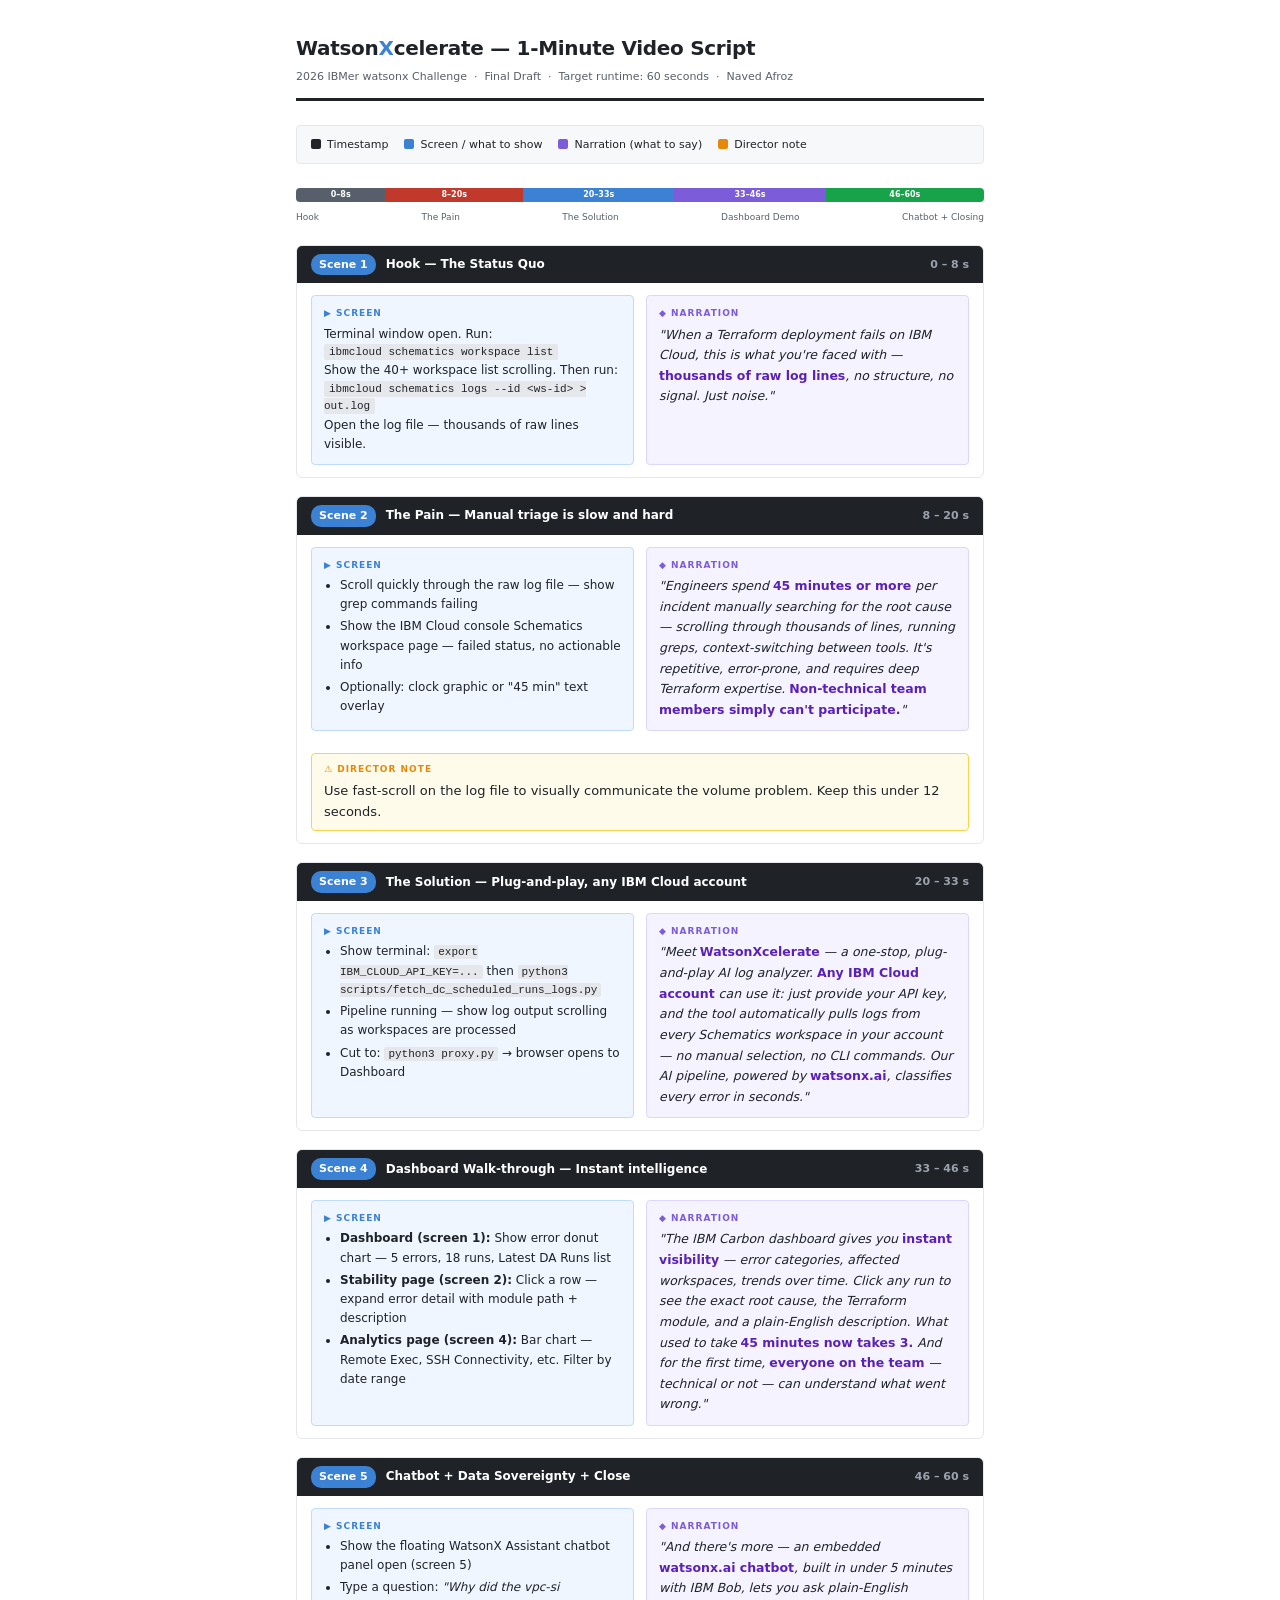
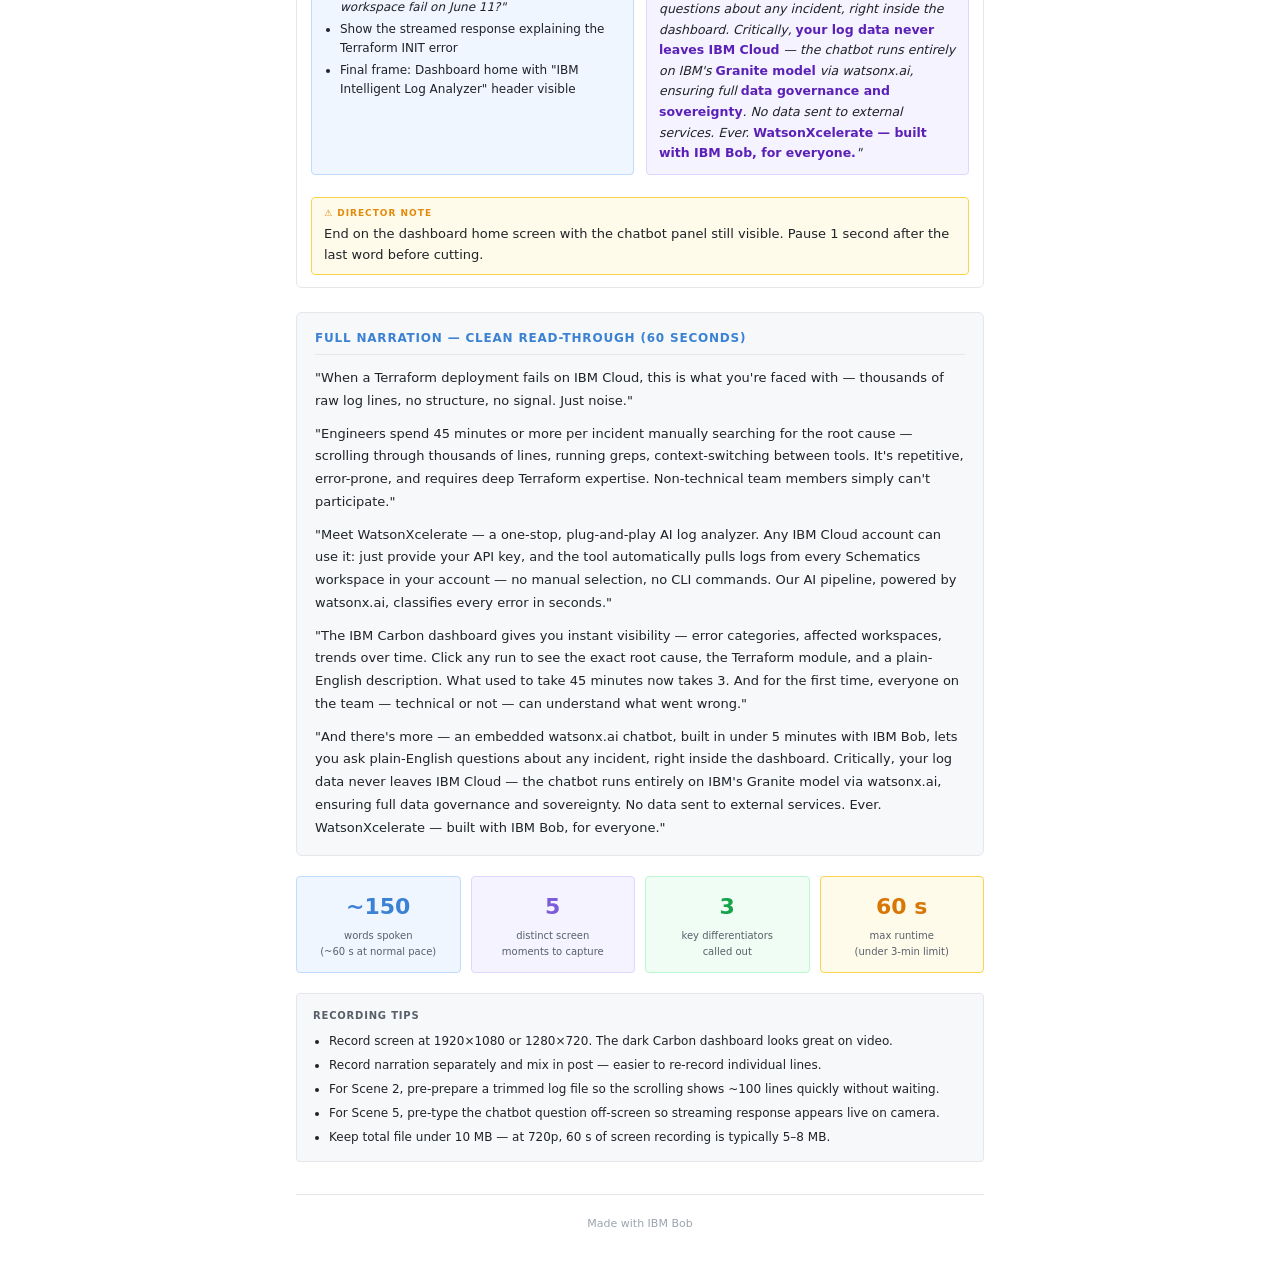
<file: doc/watsonxcelerate-1-minute-video-script.html>
<html lang="en">
<head>
<meta charset="UTF-8" />
<title>Video Script — WatsonXcelerate</title>
<style>
  *{box-sizing:border-box;margin:0;padding:0;}
  body{font-family:-apple-system,"Segoe UI",system-ui,sans-serif;font-size:13px;line-height:1.6;color:#1f2328;background:#fff;}
  .wrap{max-width:760px;margin:0 auto;padding:32px 36px 48px;}

  /* title block */
  .doc-title{border-bottom:3px solid #1f2328;padding-bottom:12px;margin-bottom:24px;}
  .doc-title h1{font-size:20px;font-weight:700;color:#1f2328;letter-spacing:-0.3px;}
  .doc-title h1 span{color:#3b82d4;}
  .doc-title .meta{font-size:11px;color:#57606a;margin-top:4px;}

  /* legend */
  .legend{display:flex;gap:16px;flex-wrap:wrap;background:#f7f8fa;border:1px solid #e5e7eb;border-radius:4px;padding:10px 14px;margin-bottom:24px;font-size:11px;}
  .legend-item{display:flex;align-items:center;gap:6px;}
  .dot{width:10px;height:10px;border-radius:2px;flex-shrink:0;}
  .dot-time{background:#1f2328;}
  .dot-screen{background:#3b82d4;}
  .dot-say{background:#7c5cd8;}
  .dot-note{background:#e5890a;}

  /* scene cards */
  .scene{margin-bottom:18px;border:1px solid #e5e7eb;border-radius:6px;overflow:hidden;}
  .scene-header{display:flex;align-items:center;gap:10px;padding:8px 14px;background:#1f2328;}
  .scene-header .scene-num{font-size:11px;font-weight:700;color:#fff;background:#3b82d4;padding:2px 8px;border-radius:10px;}
  .scene-header .scene-title{font-size:12px;font-weight:700;color:#fff;}
  .scene-header .scene-time{margin-left:auto;font-size:11px;color:#9ca3af;font-weight:600;}
  .scene-body{padding:12px 14px;display:grid;grid-template-columns:1fr 1fr;gap:12px;}
  .scene-body.full{grid-template-columns:1fr;}

  .block-label{font-size:9px;font-weight:700;letter-spacing:1px;text-transform:uppercase;margin-bottom:4px;}
  .block-label.screen{color:#3b82d4;}
  .block-label.say{color:#7c5cd8;}
  .block-label.note{color:#e5890a;}

  .screen-block{background:#f0f6ff;border:1px solid #bfdbfe;border-radius:4px;padding:10px 12px;}
  .say-block{background:#f5f3ff;border:1px solid #ddd6fe;border-radius:4px;padding:10px 12px;}
  .note-block{background:#fffbeb;border:1px solid #fcd34d;border-radius:4px;padding:8px 12px;margin-top:10px;}

  .say-block p{font-size:12.5px;color:#1f2328;font-style:italic;line-height:1.65;}
  .say-block strong{font-style:normal;color:#5b21b6;}
  .screen-block p{font-size:12px;color:#1f2328;line-height:1.6;}
  .screen-block ul{padding-left:16px;margin-top:4px;}
  .screen-block ul li{font-size:12px;color:#1f2328;margin-bottom:3px;}

  /* full narration box */
  .full-narration{background:#f7f8fa;border:1px solid #e5e7eb;border-radius:6px;padding:16px 18px;margin-top:24px;}
  .full-narration h2{font-size:12px;font-weight:700;text-transform:uppercase;letter-spacing:0.8px;color:#3b82d4;border-bottom:1px solid #e5e7eb;padding-bottom:6px;margin-bottom:12px;}
  .full-narration p{font-size:13px;line-height:1.75;color:#1f2328;margin-bottom:10px;}
  .full-narration p:last-child{margin-bottom:0;}

  /* timing bar */
  .timing-bar{display:flex;height:14px;border-radius:4px;overflow:hidden;margin:20px 0 8px;}
  .t-seg{height:14px;display:flex;align-items:center;justify-content:center;font-size:8px;font-weight:700;color:#fff;white-space:nowrap;overflow:hidden;}
  .timing-labels{display:flex;font-size:9px;color:#57606a;justify-content:space-between;margin-bottom:20px;}

  /* bob footer */
  .bob-footer{text-align:center;padding:20px 0 0;border-top:1px solid #e5e7eb;margin-top:32px;font-size:11px;color:#9ca3af;}
</style>
</head>
<body>
<div class="wrap">

  <div class="doc-title">
    <h1>Watson<span>X</span>celerate — 1-Minute Video Script</h1>
    <div class="meta">2026 IBMer watsonx Challenge  ·  Final Draft  ·  Target runtime: 60 seconds  ·  Naved Afroz</div>
  </div>

  <div class="legend">
    <div class="legend-item"><div class="dot dot-time"></div> Timestamp</div>
    <div class="legend-item"><div class="dot dot-screen"></div> Screen / what to show</div>
    <div class="legend-item"><div class="dot dot-say"></div> Narration (what to say)</div>
    <div class="legend-item"><div class="dot dot-note"></div> Director note</div>
  </div>

  
  <div class="timing-bar">
    <div class="t-seg" style="width:13%;background:#57606a">0–8s</div>
    <div class="t-seg" style="width:20%;background:#c0392b">8–20s</div>
    <div class="t-seg" style="width:22%;background:#3b82d4">20–33s</div>
    <div class="t-seg" style="width:22%;background:#7c5cd8">33–46s</div>
    <div class="t-seg" style="width:23%;background:#16a34a">46–60s</div>
  </div>
  <div class="timing-labels">
    <span>Hook</span><span>The Pain</span><span>The Solution</span><span>Dashboard Demo</span><span>Chatbot + Closing</span>
  </div>

  
  <div class="scene">
    <div class="scene-header">
      <span class="scene-num">Scene 1</span>
      <span class="scene-title">Hook — The Status Quo</span>
      <span class="scene-time">0 – 8 s</span>
    </div>
    <div class="scene-body">
      <div class="screen-block">
        <div class="block-label screen">▶ Screen</div>
        <p>Terminal window open. Run:<br />
        <code style="font-size:11px;background:#e5e7eb;padding:2px 5px;border-radius:2px">ibmcloud schematics workspace list</code><br />
        Show the 40+ workspace list scrolling. Then run:<br />
        <code style="font-size:11px;background:#e5e7eb;padding:2px 5px;border-radius:2px">ibmcloud schematics logs --id &lt;ws-id&gt; &gt; out.log</code><br />
        Open the log file — thousands of raw lines visible.</p>
      </div>
      <div class="say-block">
        <div class="block-label say">◆ Narration</div>
        <p>"When a Terraform deployment fails on IBM Cloud, this is what you're faced with — <strong>thousands of raw log lines</strong>, no structure, no signal. Just noise."</p>
      </div>
    </div>
  </div>

  
  <div class="scene">
    <div class="scene-header">
      <span class="scene-num">Scene 2</span>
      <span class="scene-title">The Pain — Manual triage is slow and hard</span>
      <span class="scene-time">8 – 20 s</span>
    </div>
    <div class="scene-body">
      <div class="screen-block">
        <div class="block-label screen">▶ Screen</div>
        <ul>
          <li>Scroll quickly through the raw log file — show grep commands failing</li>
          <li>Show the IBM Cloud console Schematics workspace page — failed status, no actionable info</li>
          <li>Optionally: clock graphic or "45 min" text overlay</li>
        </ul>
      </div>
      <div class="say-block">
        <div class="block-label say">◆ Narration</div>
        <p>"Engineers spend <strong>45 minutes or more</strong> per incident manually searching for the root cause — scrolling through thousands of lines, running greps, context-switching between tools. It's repetitive, error-prone, and requires deep Terraform expertise. <strong>Non-technical team members simply can't participate.</strong>"</p>
      </div>
      <div class="note-block" style="grid-column:span 2">
        <div class="block-label note">⚠ Director Note</div>
        Use fast-scroll on the log file to visually communicate the volume problem. Keep this under 12 seconds.
      </div>
    </div>
  </div>

  
  <div class="scene">
    <div class="scene-header">
      <span class="scene-num">Scene 3</span>
      <span class="scene-title">The Solution — Plug-and-play, any IBM Cloud account</span>
      <span class="scene-time">20 – 33 s</span>
    </div>
    <div class="scene-body">
      <div class="screen-block">
        <div class="block-label screen">▶ Screen</div>
        <ul>
          <li>Show terminal: <code style="font-size:11px;background:#e5e7eb;padding:1px 4px;border-radius:2px">export IBM_CLOUD_API_KEY=...</code> then <code style="font-size:11px;background:#e5e7eb;padding:1px 4px;border-radius:2px">python3 scripts/fetch_dc_scheduled_runs_logs.py</code></li>
          <li>Pipeline running — show log output scrolling as workspaces are processed</li>
          <li>Cut to: <code style="font-size:11px;background:#e5e7eb;padding:1px 4px;border-radius:2px">python3 proxy.py</code> → browser opens to Dashboard</li>
        </ul>
      </div>
      <div class="say-block">
        <div class="block-label say">◆ Narration</div>
        <p>"Meet <strong>WatsonXcelerate</strong> — a one-stop, plug-and-play AI log analyzer. <strong>Any IBM Cloud account</strong> can use it: just provide your API key, and the tool automatically pulls logs from <em>every</em> Schematics workspace in your account — no manual selection, no CLI commands. Our AI pipeline, powered by <strong>watsonx.ai</strong>, classifies every error in seconds."</p>
      </div>
    </div>
  </div>

  
  <div class="scene">
    <div class="scene-header">
      <span class="scene-num">Scene 4</span>
      <span class="scene-title">Dashboard Walk-through — Instant intelligence</span>
      <span class="scene-time">33 – 46 s</span>
    </div>
    <div class="scene-body">
      <div class="screen-block">
        <div class="block-label screen">▶ Screen</div>
        <ul>
          <li><strong>Dashboard (screen 1):</strong> Show error donut chart — 5 errors, 18 runs, Latest DA Runs list</li>
          <li><strong>Stability page (screen 2):</strong> Click a row — expand error detail with module path + description</li>
          <li><strong>Analytics page (screen 4):</strong> Bar chart — Remote Exec, SSH Connectivity, etc. Filter by date range</li>
        </ul>
      </div>
      <div class="say-block">
        <div class="block-label say">◆ Narration</div>
        <p>"The IBM Carbon dashboard gives you <strong>instant visibility</strong> — error categories, affected workspaces, trends over time. Click any run to see the exact root cause, the Terraform module, and a plain-English description. What used to take <strong>45 minutes now takes 3.</strong> And for the first time, <strong>everyone on the team</strong> — technical or not — can understand what went wrong."</p>
      </div>
    </div>
  </div>

  
  <div class="scene">
    <div class="scene-header">
      <span class="scene-num">Scene 5</span>
      <span class="scene-title">Chatbot + Data Sovereignty + Close</span>
      <span class="scene-time">46 – 60 s</span>
    </div>
    <div class="scene-body">
      <div class="screen-block">
        <div class="block-label screen">▶ Screen</div>
        <ul>
          <li>Show the floating WatsonX Assistant chatbot panel open (screen 5)</li>
          <li>Type a question: <em>"Why did the vpc-si workspace fail on June 11?"</em></li>
          <li>Show the streamed response explaining the Terraform INIT error</li>
          <li>Final frame: Dashboard home with "IBM Intelligent Log Analyzer" header visible</li>
        </ul>
      </div>
      <div class="say-block">
        <div class="block-label say">◆ Narration</div>
        <p>"And there's more — an embedded <strong>watsonx.ai chatbot</strong>, built in under 5 minutes with IBM Bob, lets you ask plain-English questions about any incident, right inside the dashboard. Critically, <strong>your log data never leaves IBM Cloud</strong> — the chatbot runs entirely on IBM's <strong>Granite model</strong> via watsonx.ai, ensuring full <strong>data governance and sovereignty</strong>. No data sent to external services. Ever. <strong>WatsonXcelerate — built with IBM Bob, for everyone.</strong>"</p>
      </div>
      <div class="note-block" style="grid-column:span 2">
        <div class="block-label note">⚠ Director Note</div>
        End on the dashboard home screen with the chatbot panel still visible. Pause 1 second after the last word before cutting.
      </div>
    </div>
  </div>

  
  <div class="full-narration">
    <h2>Full Narration — Clean Read-Through (60 seconds)</h2>
    <p>"When a Terraform deployment fails on IBM Cloud, this is what you're faced with — thousands of raw log lines, no structure, no signal. Just noise."</p>
    <p>"Engineers spend 45 minutes or more per incident manually searching for the root cause — scrolling through thousands of lines, running greps, context-switching between tools. It's repetitive, error-prone, and requires deep Terraform expertise. Non-technical team members simply can't participate."</p>
    <p>"Meet WatsonXcelerate — a one-stop, plug-and-play AI log analyzer. Any IBM Cloud account can use it: just provide your API key, and the tool automatically pulls logs from every Schematics workspace in your account — no manual selection, no CLI commands. Our AI pipeline, powered by watsonx.ai, classifies every error in seconds."</p>
    <p>"The IBM Carbon dashboard gives you instant visibility — error categories, affected workspaces, trends over time. Click any run to see the exact root cause, the Terraform module, and a plain-English description. What used to take 45 minutes now takes 3. And for the first time, everyone on the team — technical or not — can understand what went wrong."</p>
    <p>"And there's more — an embedded watsonx.ai chatbot, built in under 5 minutes with IBM Bob, lets you ask plain-English questions about any incident, right inside the dashboard. Critically, your log data never leaves IBM Cloud — the chatbot runs entirely on IBM's Granite model via watsonx.ai, ensuring full data governance and sovereignty. No data sent to external services. Ever. WatsonXcelerate — built with IBM Bob, for everyone."</p>
  </div>

  
  <div style="display:flex;gap:10px;margin-top:20px">
    <div style="flex:1;background:#f0f6ff;border:1px solid #bfdbfe;border-radius:4px;padding:12px;text-align:center">
      <div style="font-size:22px;font-weight:700;color:#3b82d4">~150</div>
      <div style="font-size:10px;color:#57606a;margin-top:3px">words spoken<br />(~60 s at normal pace)</div>
    </div>
    <div style="flex:1;background:#f5f3ff;border:1px solid #ddd6fe;border-radius:4px;padding:12px;text-align:center">
      <div style="font-size:22px;font-weight:700;color:#7c5cd8">5</div>
      <div style="font-size:10px;color:#57606a;margin-top:3px">distinct screen<br />moments to capture</div>
    </div>
    <div style="flex:1;background:#f0fdf4;border:1px solid #bbf7d0;border-radius:4px;padding:12px;text-align:center">
      <div style="font-size:22px;font-weight:700;color:#16a34a">3</div>
      <div style="font-size:10px;color:#57606a;margin-top:3px">key differentiators<br />called out</div>
    </div>
    <div style="flex:1;background:#fffbeb;border:1px solid #fcd34d;border-radius:4px;padding:12px;text-align:center">
      <div style="font-size:22px;font-weight:700;color:#d97706">60 s</div>
      <div style="font-size:10px;color:#57606a;margin-top:3px">max runtime<br />(under 3-min limit)</div>
    </div>
  </div>

  
  <div style="margin-top:20px;background:#f7f8fa;border:1px solid #e5e7eb;border-radius:4px;padding:14px 16px">
    <div style="font-size:10px;font-weight:700;letter-spacing:0.8px;text-transform:uppercase;color:#57606a;margin-bottom:8px">Recording Tips</div>
    <ul style="padding-left:16px;font-size:12px;color:#1f2328">
      <li style="margin-bottom:5px">Record screen at 1920×1080 or 1280×720. The dark Carbon dashboard looks great on video.</li>
      <li style="margin-bottom:5px">Record narration separately and mix in post — easier to re-record individual lines.</li>
      <li style="margin-bottom:5px">For Scene 2, pre-prepare a trimmed log file so the scrolling shows ~100 lines quickly without waiting.</li>
      <li style="margin-bottom:5px">For Scene 5, pre-type the chatbot question off-screen so streaming response appears live on camera.</li>
      <li>Keep total file under 10 MB — at 720p, 60 s of screen recording is typically 5–8 MB.</li>
    </ul>
  </div>

  <div class="bob-footer">Made with IBM Bob</div>
</div>
</body>
</html>
</file>
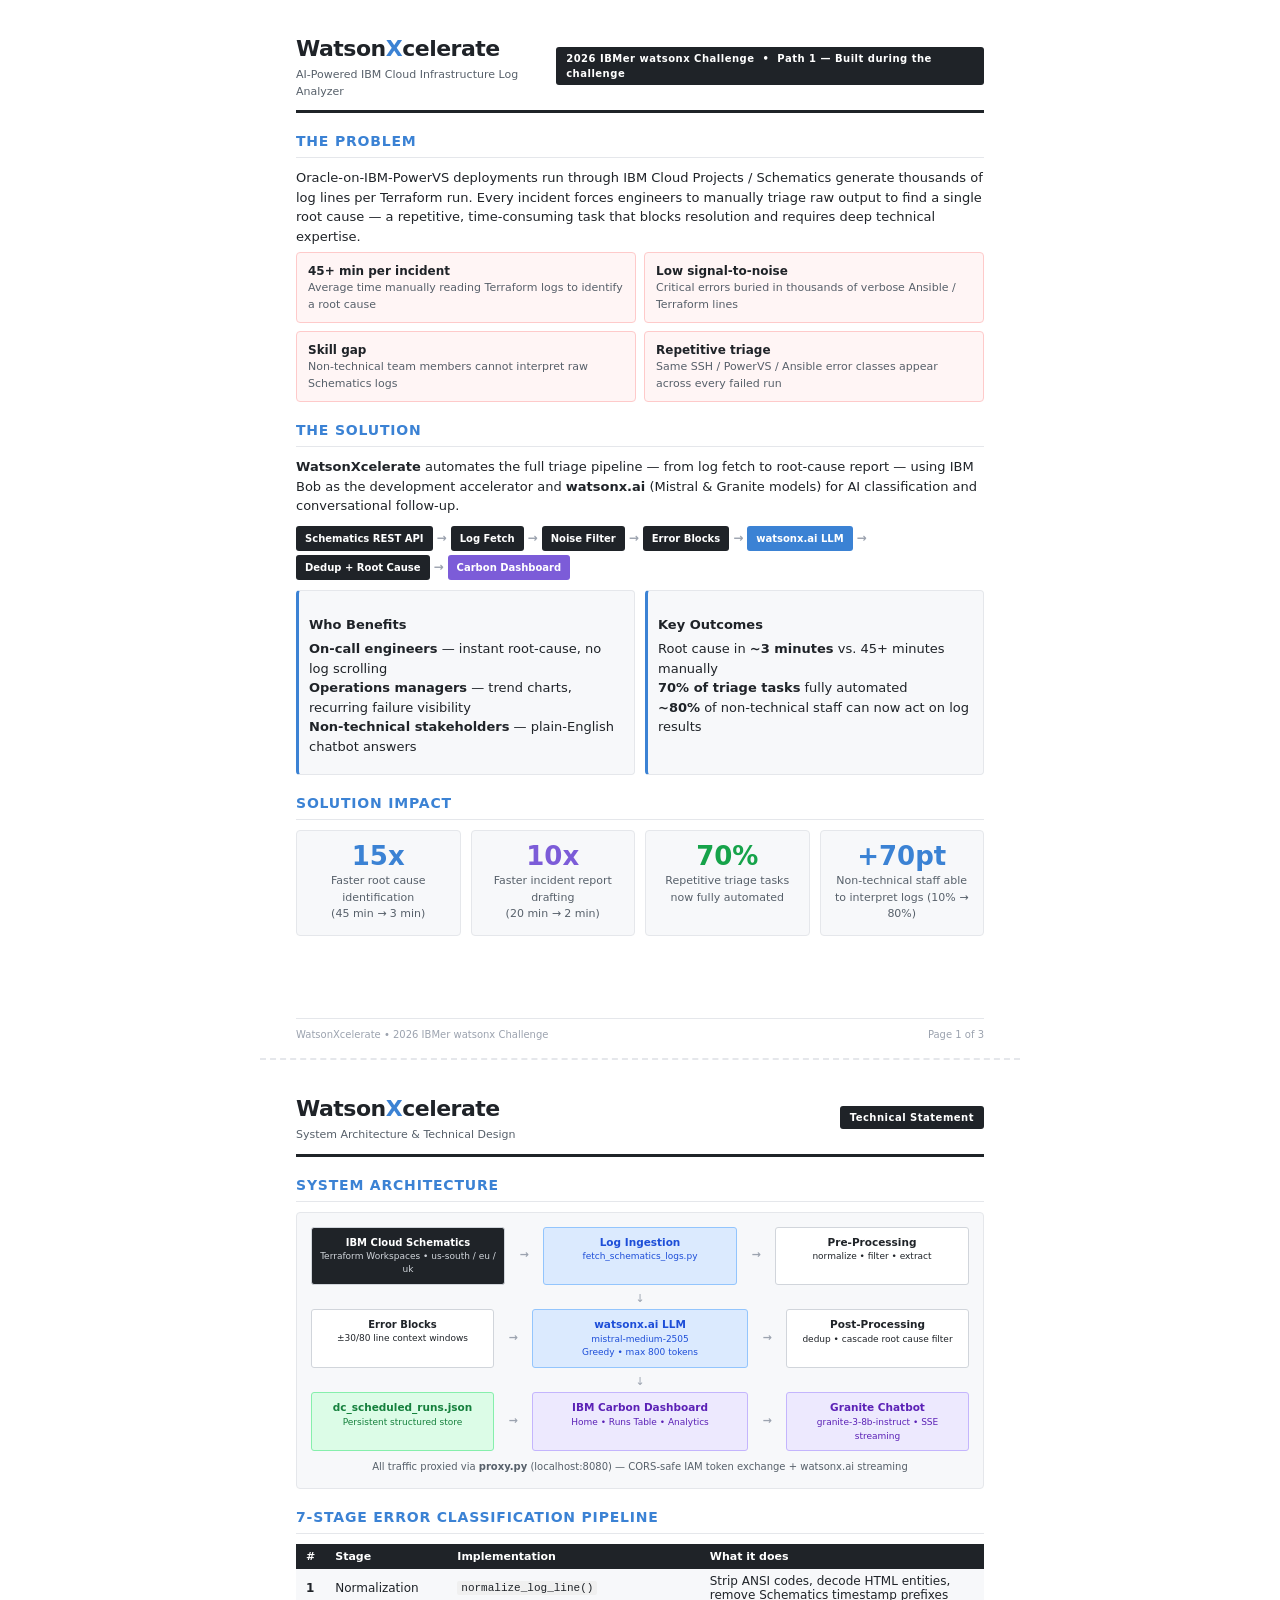
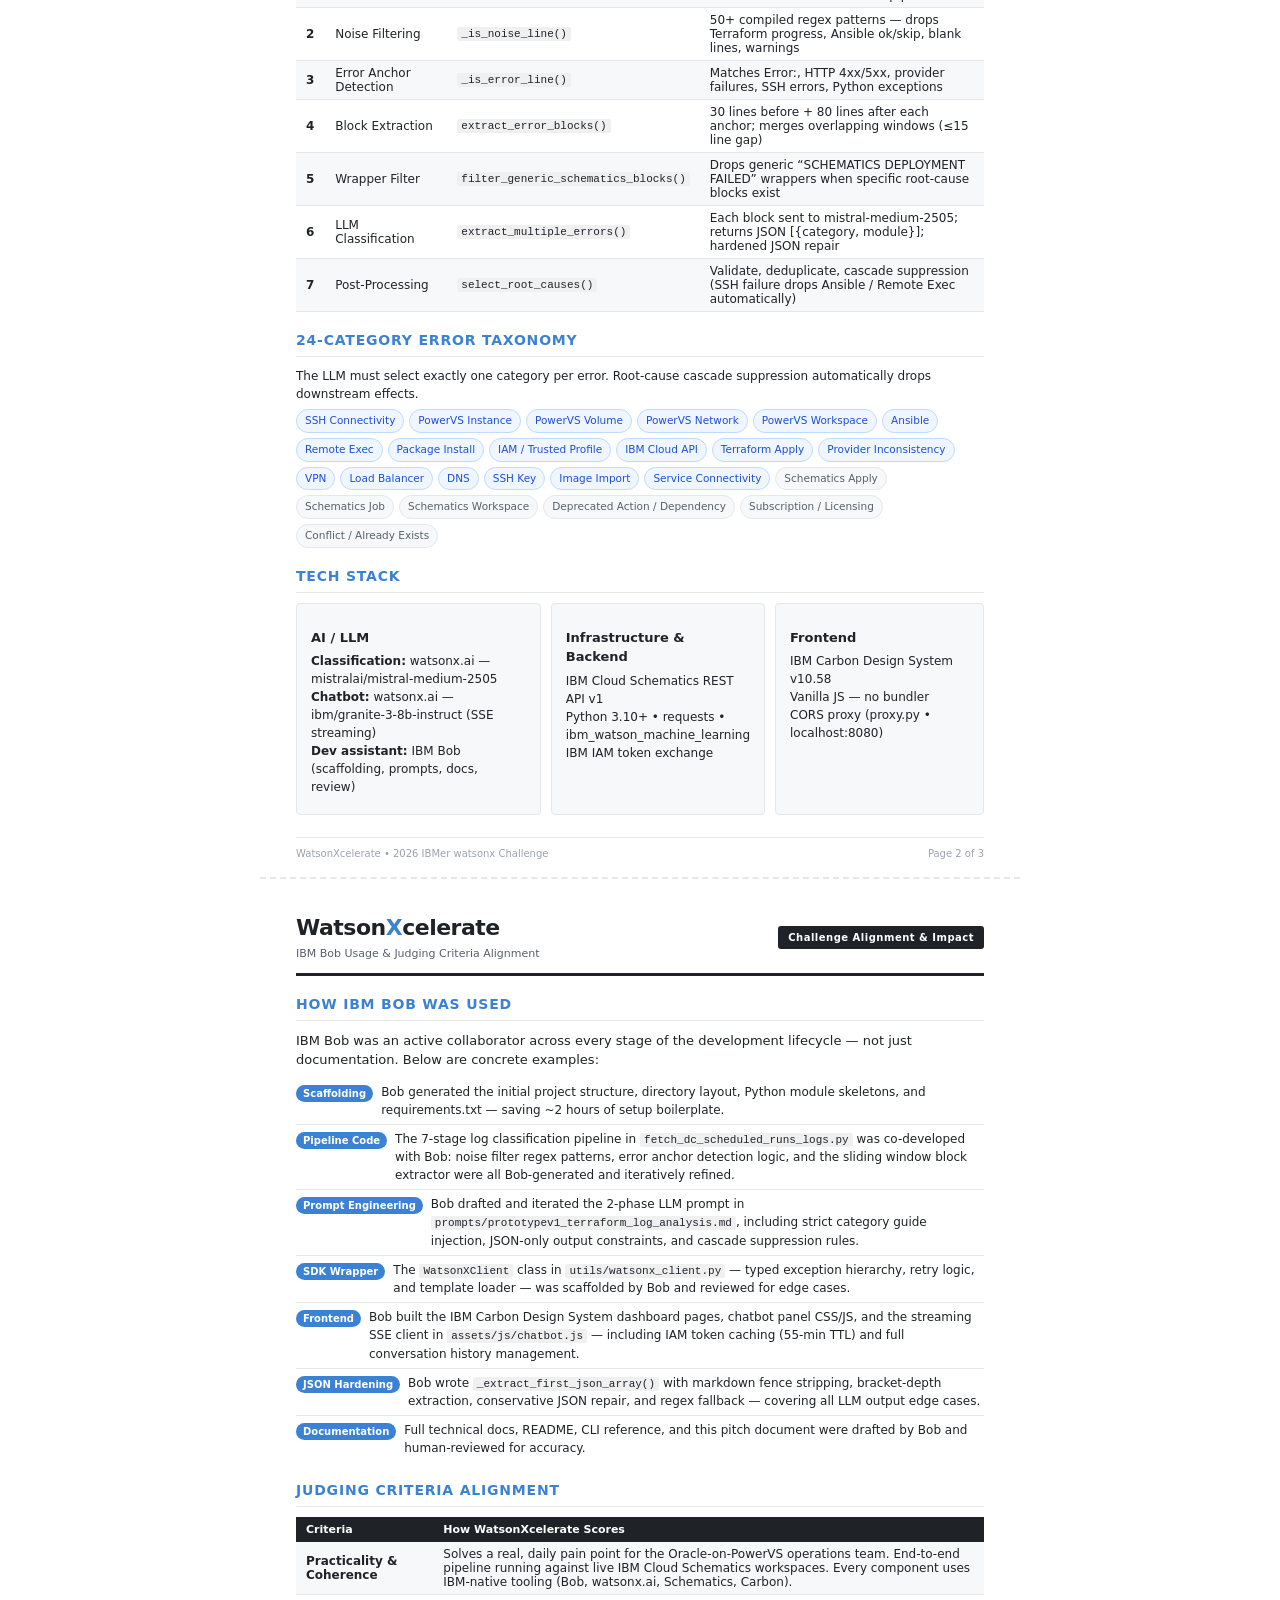
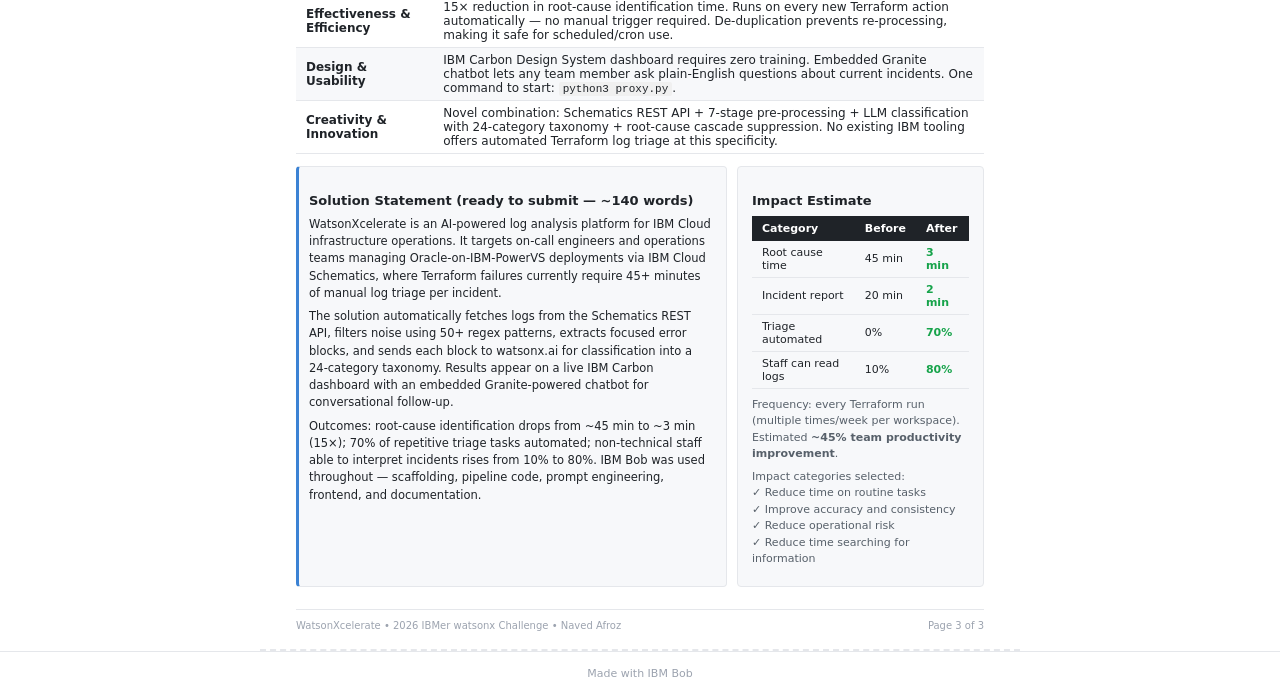
<file: doc/watsonxcelerate-3-page-pitch-document.html>
<html lang="en">
<head>
<meta charset="UTF-8" />
<meta name="viewport" content="width=device-width, initial-scale=1.0" />
<title>WatsonXcelerate — 2026 IBMer watsonx Challenge</title>
<style>
  *{box-sizing:border-box;margin:0;padding:0;}
  body{font-family:-apple-system,"Segoe UI",system-ui,sans-serif;font-size:13px;line-height:1.5;color:#1f2328;background:#fff;}
  code{font-family:monospace;font-size:11px;background:#f0f0f0;padding:1px 4px;border-radius:2px;}
  .page{width:760px;margin:0 auto;padding:32px 36px 52px;page-break-after:always;border-bottom:2px dashed #e5e7eb;min-height:1060px;position:relative;}
  .page:last-of-type{border-bottom:none;page-break-after:auto;}
  .page-header{display:flex;align-items:center;justify-content:space-between;border-bottom:3px solid #1f2328;padding-bottom:10px;margin-bottom:18px;}
  .logo-block .brand{font-size:22px;font-weight:700;letter-spacing:-0.5px;color:#1f2328;}
  .logo-block .brand span{color:#3b82d4;}
  .logo-block .sub{font-size:11px;color:#57606a;margin-top:2px;}
  .badge{background:#1f2328;color:#fff;font-size:10px;font-weight:600;padding:4px 10px;border-radius:3px;letter-spacing:0.5px;}
  h1{font-size:14px;font-weight:700;text-transform:uppercase;letter-spacing:0.8px;color:#3b82d4;border-bottom:1px solid #e5e7eb;padding-bottom:5px;margin-bottom:10px;margin-top:18px;}
  h2{font-size:13px;font-weight:700;color:#1f2328;margin-bottom:5px;margin-top:12px;}
  p{margin-bottom:6px;color:#1f2328;}
  .surface{background:#f7f8fa;border:1px solid #e5e7eb;border-radius:4px;padding:12px 14px;margin-bottom:10px;}
  .surface-row{display:flex;gap:10px;margin-bottom:10px;}
  .surface-row .surface{flex:1;margin-bottom:0;}
  .accent-bar{border-left:3px solid #3b82d4;padding-left:10px;}
  .problem-grid{display:grid;grid-template-columns:1fr 1fr;gap:8px;margin-bottom:12px;}
  .problem-item{background:#fff5f5;border:1px solid #fecaca;border-radius:4px;padding:9px 11px;}
  .problem-item strong{font-size:12px;font-weight:700;display:block;color:#1f2328;}
  .problem-item span{font-size:11px;color:#57606a;}
  .pipeline{display:flex;align-items:center;flex-wrap:wrap;gap:4px;margin:10px 0;}
  .pipe-step{background:#1f2328;color:#fff;font-size:10px;font-weight:600;padding:5px 9px;border-radius:3px;white-space:nowrap;}
  .pipe-step.ai{background:#3b82d4;}
  .pipe-step.out{background:#7c5cd8;}
  .pipe-arrow{color:#9ca3af;font-size:12px;font-weight:700;}
  table{width:100%;border-collapse:collapse;margin-bottom:10px;font-size:12px;}
  th{background:#1f2328;color:#fff;padding:6px 10px;text-align:left;font-weight:600;font-size:11px;}
  td{padding:5px 10px;border-bottom:1px solid #e5e7eb;}
  tr:nth-child(even) td{background:#f7f8fa;}
  .green{color:#16a34a;font-weight:700;}
  .arch-diagram{background:#f7f8fa;border:1px solid #e5e7eb;border-radius:4px;padding:14px;margin-bottom:10px;}
  .arch-row{display:flex;gap:8px;margin-bottom:6px;align-items:stretch;}
  .arch-box{flex:1;background:#fff;border:1px solid #d1d5db;border-radius:3px;padding:7px 8px;text-align:center;font-size:10.5px;font-weight:600;color:#1f2328;}
  .arch-box.blue{background:#dbeafe;border-color:#93c5fd;color:#1d4ed8;}
  .arch-box.purple{background:#ede9fe;border-color:#c4b5fd;color:#5b21b6;}
  .arch-box.dark{background:#1f2328;color:#fff;}
  .arch-box.greenb{background:#dcfce7;border-color:#86efac;color:#15803d;}
  .arch-sep{display:flex;align-items:center;justify-content:center;width:22px;flex-shrink:0;color:#9ca3af;font-size:11px;font-weight:700;}
  .arch-arrow{text-align:center;font-size:11px;color:#9ca3af;margin:2px 0;}
  .pills{display:flex;flex-wrap:wrap;gap:5px;margin:6px 0;}
  .pill{background:#f0f6ff;border:1px solid #bfdbfe;color:#1d4ed8;font-size:10.5px;font-weight:500;padding:3px 8px;border-radius:12px;}
  .pill.grey{background:#f7f8fa;border-color:#e5e7eb;color:#57606a;}
  .bob-list{list-style:none;padding:0;}
  .bob-list li{padding:5px 0;border-bottom:1px solid #e5e7eb;font-size:12px;display:flex;gap:8px;}
  .bob-list li:last-child{border-bottom:none;}
  .bob-list li .tag{background:#3b82d4;color:#fff;font-size:10px;font-weight:600;padding:1px 7px;border-radius:10px;white-space:nowrap;align-self:flex-start;margin-top:2px;}
  .impact-row{display:flex;gap:10px;margin-bottom:10px;}
  .impact-card{flex:1;background:#f7f8fa;border:1px solid #e5e7eb;border-radius:4px;padding:12px;text-align:center;}
  .impact-card .big{font-size:26px;font-weight:700;color:#3b82d4;line-height:1;}
  .impact-card .big.purple{color:#7c5cd8;}
  .impact-card .big.green{color:#16a34a;}
  .impact-card .label{font-size:11px;color:#57606a;margin-top:4px;}
  .page-footer{position:absolute;bottom:16px;left:36px;right:36px;display:flex;justify-content:space-between;align-items:center;border-top:1px solid #e5e7eb;padding-top:8px;}
  .page-footer span{font-size:10px;color:#9ca3af;}
  .bob-footer{text-align:center;padding:14px 0 10px;border-top:1px solid #e5e7eb;font-size:11px;color:#9ca3af;}
  @media print{
    body{-webkit-print-color-adjust:exact;print-color-adjust:exact;}
    .page{border-bottom:none;page-break-after:always;min-height:auto;}
    .page:last-of-type{page-break-after:auto;}
  }
</style>
</head>
<body>


<div class="page">
  <div class="page-header">
    <div class="logo-block">
      <div class="brand">Watson<span>X</span>celerate</div>
      <div class="sub">AI-Powered IBM Cloud Infrastructure Log Analyzer</div>
    </div>
    <div class="badge">2026 IBMer watsonx Challenge  •  Path 1 — Built during the challenge</div>
  </div>

  <h1>The Problem</h1>
  <p>Oracle-on-IBM-PowerVS deployments run through IBM Cloud Projects / Schematics generate thousands of log lines per Terraform run. Every incident forces engineers to manually triage raw output to find a single root cause — a repetitive, time-consuming task that blocks resolution and requires deep technical expertise.</p>

  <div class="problem-grid">
    <div class="problem-item">
      <strong>45+ min per incident</strong>
      <span>Average time manually reading Terraform logs to identify a root cause</span>
    </div>
    <div class="problem-item">
      <strong>Low signal-to-noise</strong>
      <span>Critical errors buried in thousands of verbose Ansible / Terraform lines</span>
    </div>
    <div class="problem-item">
      <strong>Skill gap</strong>
      <span>Non-technical team members cannot interpret raw Schematics logs</span>
    </div>
    <div class="problem-item">
      <strong>Repetitive triage</strong>
      <span>Same SSH / PowerVS / Ansible error classes appear across every failed run</span>
    </div>
  </div>

  <h1>The Solution</h1>
  <p><strong>WatsonXcelerate</strong> automates the full triage pipeline — from log fetch to root-cause report — using IBM Bob as the development accelerator and <strong>watsonx.ai</strong> (Mistral &amp; Granite models) for AI classification and conversational follow-up.</p>

  <div class="pipeline">
    <div class="pipe-step">Schematics REST API</div>
    <div class="pipe-arrow">→</div>
    <div class="pipe-step">Log Fetch</div>
    <div class="pipe-arrow">→</div>
    <div class="pipe-step">Noise Filter</div>
    <div class="pipe-arrow">→</div>
    <div class="pipe-step">Error Blocks</div>
    <div class="pipe-arrow">→</div>
    <div class="pipe-step ai">watsonx.ai LLM</div>
    <div class="pipe-arrow">→</div>
    <div class="pipe-step">Dedup + Root Cause</div>
    <div class="pipe-arrow">→</div>
    <div class="pipe-step out">Carbon Dashboard</div>
  </div>

  <div class="surface-row">
    <div class="surface accent-bar">
      <h2>Who Benefits</h2>
      <p><strong>On-call engineers</strong> — instant root-cause, no log scrolling<br />
      <strong>Operations managers</strong> — trend charts, recurring failure visibility<br />
      <strong>Non-technical stakeholders</strong> — plain-English chatbot answers</p>
    </div>
    <div class="surface accent-bar">
      <h2>Key Outcomes</h2>
      <p>Root cause in <strong>~3 minutes</strong> vs. 45+ minutes manually<br />
      <strong>70% of triage tasks</strong> fully automated<br />
      <strong>~80%</strong> of non-technical staff can now act on log results</p>
    </div>
  </div>

  <h1>Solution Impact</h1>
  <div class="impact-row">
    <div class="impact-card"><div class="big">15x</div><div class="label">Faster root cause identification<br />(45 min → 3 min)</div></div>
    <div class="impact-card"><div class="big purple">10x</div><div class="label">Faster incident report drafting<br />(20 min → 2 min)</div></div>
    <div class="impact-card"><div class="big green">70%</div><div class="label">Repetitive triage tasks<br />now fully automated</div></div>
    <div class="impact-card"><div class="big">+70pt</div><div class="label">Non-technical staff able<br />to interpret logs (10% → 80%)</div></div>
  </div>

  <div class="page-footer">
    <span>WatsonXcelerate • 2026 IBMer watsonx Challenge</span>
    <span>Page 1 of 3</span>
  </div>
</div>



<div class="page">
  <div class="page-header">
    <div class="logo-block">
      <div class="brand">Watson<span>X</span>celerate</div>
      <div class="sub">System Architecture &amp; Technical Design</div>
    </div>
    <div class="badge">Technical Statement</div>
  </div>

  <h1>System Architecture</h1>
  <div class="arch-diagram">
    <div class="arch-row">
      <div class="arch-box dark" style="flex:1.2;font-size:10px">IBM Cloud Schematics<br /><span style="font-size:9px;font-weight:400;color:#d1d5db">Terraform Workspaces • us-south / eu / uk</span></div>
      <div class="arch-sep">→</div>
      <div class="arch-box blue" style="flex:1.2">Log Ingestion<br /><span style="font-size:9px;font-weight:400">fetch_schematics_logs.py</span></div>
      <div class="arch-sep">→</div>
      <div class="arch-box" style="flex:1.2">Pre-Processing<br /><span style="font-size:9px;font-weight:400">normalize • filter • extract</span></div>
    </div>
    <div class="arch-arrow">↓</div>
    <div class="arch-row">
      <div class="arch-box" style="flex:1;font-size:10px">Error Blocks<br /><span style="font-size:9px;font-weight:400">±30/80 line context windows</span></div>
      <div class="arch-sep">→</div>
      <div class="arch-box blue" style="flex:1.2">watsonx.ai LLM<br /><span style="font-size:9px;font-weight:400">mistral-medium-2505<br />Greedy • max 800 tokens</span></div>
      <div class="arch-sep">→</div>
      <div class="arch-box" style="flex:1">Post-Processing<br /><span style="font-size:9px;font-weight:400">dedup • cascade root cause filter</span></div>
    </div>
    <div class="arch-arrow">↓</div>
    <div class="arch-row">
      <div class="arch-box greenb" style="flex:1">dc_scheduled_runs.json<br /><span style="font-size:9px;font-weight:400">Persistent structured store</span></div>
      <div class="arch-sep">→</div>
      <div class="arch-box purple" style="flex:1.2">IBM Carbon Dashboard<br /><span style="font-size:9px;font-weight:400">Home • Runs Table • Analytics</span></div>
      <div class="arch-sep">→</div>
      <div class="arch-box purple" style="flex:1">Granite Chatbot<br /><span style="font-size:9px;font-weight:400">granite-3-8b-instruct • SSE streaming</span></div>
    </div>
    <div style="margin-top:8px;font-size:10px;color:#57606a;text-align:center">All traffic proxied via <strong>proxy.py</strong> (localhost:8080) — CORS-safe IAM token exchange + watsonx.ai streaming</div>
  </div>

  <h1>7-Stage Error Classification Pipeline</h1>
  <table>
    <tr><th>#</th><th>Stage</th><th>Implementation</th><th>What it does</th></tr>
    <tr><td><strong>1</strong></td><td>Normalization</td><td><code>normalize_log_line()</code></td><td>Strip ANSI codes, decode HTML entities, remove Schematics timestamp prefixes</td></tr>
    <tr><td><strong>2</strong></td><td>Noise Filtering</td><td><code>_is_noise_line()</code></td><td>50+ compiled regex patterns — drops Terraform progress, Ansible ok/skip, blank lines, warnings</td></tr>
    <tr><td><strong>3</strong></td><td>Error Anchor Detection</td><td><code>_is_error_line()</code></td><td>Matches Error:, HTTP 4xx/5xx, provider failures, SSH errors, Python exceptions</td></tr>
    <tr><td><strong>4</strong></td><td>Block Extraction</td><td><code>extract_error_blocks()</code></td><td>30 lines before + 80 lines after each anchor; merges overlapping windows (≤15 line gap)</td></tr>
    <tr><td><strong>5</strong></td><td>Wrapper Filter</td><td><code>filter_generic_schematics_blocks()</code></td><td>Drops generic “SCHEMATICS DEPLOYMENT FAILED” wrappers when specific root-cause blocks exist</td></tr>
    <tr><td><strong>6</strong></td><td>LLM Classification</td><td><code>extract_multiple_errors()</code></td><td>Each block sent to mistral-medium-2505; returns JSON [{category, module}]; hardened JSON repair</td></tr>
    <tr><td><strong>7</strong></td><td>Post-Processing</td><td><code>select_root_causes()</code></td><td>Validate, deduplicate, cascade suppression (SSH failure drops Ansible / Remote Exec automatically)</td></tr>
  </table>

  <h1>24-Category Error Taxonomy</h1>
  <p style="margin-bottom:6px;font-size:12px">The LLM must select exactly one category per error. Root-cause cascade suppression automatically drops downstream effects.</p>
  <div class="pills">
    <span class="pill">SSH Connectivity</span><span class="pill">PowerVS Instance</span><span class="pill">PowerVS Volume</span>
    <span class="pill">PowerVS Network</span><span class="pill">PowerVS Workspace</span><span class="pill">Ansible</span>
    <span class="pill">Remote Exec</span><span class="pill">Package Install</span><span class="pill">IAM / Trusted Profile</span>
    <span class="pill">IBM Cloud API</span><span class="pill">Terraform Apply</span><span class="pill">Provider Inconsistency</span>
    <span class="pill">VPN</span><span class="pill">Load Balancer</span><span class="pill">DNS</span>
    <span class="pill">SSH Key</span><span class="pill">Image Import</span><span class="pill">Service Connectivity</span>
    <span class="pill grey">Schematics Apply</span><span class="pill grey">Schematics Job</span><span class="pill grey">Schematics Workspace</span>
    <span class="pill grey">Deprecated Action / Dependency</span><span class="pill grey">Subscription / Licensing</span><span class="pill grey">Conflict / Already Exists</span>
  </div>

  <h1>Tech Stack</h1>
  <div class="surface-row">
    <div class="surface" style="flex:1.2">
      <h2>AI / LLM</h2>
      <p style="font-size:12px">
        <strong>Classification:</strong> watsonx.ai — mistralai/mistral-medium-2505<br />
        <strong>Chatbot:</strong> watsonx.ai — ibm/granite-3-8b-instruct (SSE streaming)<br />
        <strong>Dev assistant:</strong> IBM Bob (scaffolding, prompts, docs, review)
      </p>
    </div>
    <div class="surface" style="flex:1">
      <h2>Infrastructure &amp; Backend</h2>
      <p style="font-size:12px">
        IBM Cloud Schematics REST API v1<br />
        Python 3.10+ • requests • ibm_watson_machine_learning<br />
        IBM IAM token exchange
      </p>
    </div>
    <div class="surface" style="flex:1">
      <h2>Frontend</h2>
      <p style="font-size:12px">
        IBM Carbon Design System v10.58<br />
        Vanilla JS — no bundler<br />
        CORS proxy (proxy.py • localhost:8080)
      </p>
    </div>
  </div>

  <div class="page-footer">
    <span>WatsonXcelerate • 2026 IBMer watsonx Challenge</span>
    <span>Page 2 of 3</span>
  </div>
</div>



<div class="page">
  <div class="page-header">
    <div class="logo-block">
      <div class="brand">Watson<span>X</span>celerate</div>
      <div class="sub">IBM Bob Usage &amp; Judging Criteria Alignment</div>
    </div>
    <div class="badge">Challenge Alignment &amp; Impact</div>
  </div>

  <h1>How IBM Bob Was Used</h1>
  <p style="margin-bottom:8px">IBM Bob was an active collaborator across every stage of the development lifecycle — not just documentation. Below are concrete examples:</p>

  <ul class="bob-list">
    <li>
      <span class="tag">Scaffolding</span>
      <span>Bob generated the initial project structure, directory layout, Python module skeletons, and requirements.txt — saving ~2 hours of setup boilerplate.</span>
    </li>
    <li>
      <span class="tag">Pipeline Code</span>
      <span>The 7-stage log classification pipeline in <code>fetch_dc_scheduled_runs_logs.py</code> was co-developed with Bob: noise filter regex patterns, error anchor detection logic, and the sliding window block extractor were all Bob-generated and iteratively refined.</span>
    </li>
    <li>
      <span class="tag">Prompt Engineering</span>
      <span>Bob drafted and iterated the 2-phase LLM prompt in <code>prompts/prototypev1_terraform_log_analysis.md</code>, including strict category guide injection, JSON-only output constraints, and cascade suppression rules.</span>
    </li>
    <li>
      <span class="tag">SDK Wrapper</span>
      <span>The <code>WatsonXClient</code> class in <code>utils/watsonx_client.py</code> — typed exception hierarchy, retry logic, and template loader — was scaffolded by Bob and reviewed for edge cases.</span>
    </li>
    <li>
      <span class="tag">Frontend</span>
      <span>Bob built the IBM Carbon Design System dashboard pages, chatbot panel CSS/JS, and the streaming SSE client in <code>assets/js/chatbot.js</code> — including IAM token caching (55-min TTL) and full conversation history management.</span>
    </li>
    <li>
      <span class="tag">JSON Hardening</span>
      <span>Bob wrote <code>_extract_first_json_array()</code> with markdown fence stripping, bracket-depth extraction, conservative JSON repair, and regex fallback — covering all LLM output edge cases.</span>
    </li>
    <li>
      <span class="tag">Documentation</span>
      <span>Full technical docs, README, CLI reference, and this pitch document were drafted by Bob and human-reviewed for accuracy.</span>
    </li>
  </ul>

  <h1>Judging Criteria Alignment</h1>
  <table>
    <tr><th>Criteria</th><th>How WatsonXcelerate Scores</th></tr>
    <tr>
      <td><strong>Practicality &amp; Coherence</strong></td>
      <td>Solves a real, daily pain point for the Oracle-on-PowerVS operations team. End-to-end pipeline running against live IBM Cloud Schematics workspaces. Every component uses IBM-native tooling (Bob, watsonx.ai, Schematics, Carbon).</td>
    </tr>
    <tr>
      <td><strong>Effectiveness &amp; Efficiency</strong></td>
      <td>15× reduction in root-cause identification time. Runs on every new Terraform action automatically — no manual trigger required. De-duplication prevents re-processing, making it safe for scheduled/cron use.</td>
    </tr>
    <tr>
      <td><strong>Design &amp; Usability</strong></td>
      <td>IBM Carbon Design System dashboard requires zero training. Embedded Granite chatbot lets any team member ask plain-English questions about current incidents. One command to start: <code>python3 proxy.py</code>.</td>
    </tr>
    <tr>
      <td><strong>Creativity &amp; Innovation</strong></td>
      <td>Novel combination: Schematics REST API + 7-stage pre-processing + LLM classification with 24-category taxonomy + root-cause cascade suppression. No existing IBM tooling offers automated Terraform log triage at this specificity.</td>
    </tr>
  </table>

  <div class="surface-row" style="margin-top:12px">
    <div class="surface accent-bar" style="flex:1.3">
      <h2>Solution Statement (ready to submit — ~140 words)</h2>
      <p style="font-size:11.5px">WatsonXcelerate is an AI-powered log analysis platform for IBM Cloud infrastructure operations. It targets on-call engineers and operations teams managing Oracle-on-IBM-PowerVS deployments via IBM Cloud Schematics, where Terraform failures currently require 45+ minutes of manual log triage per incident.</p>
      <p style="font-size:11.5px">The solution automatically fetches logs from the Schematics REST API, filters noise using 50+ regex patterns, extracts focused error blocks, and sends each block to watsonx.ai for classification into a 24-category taxonomy. Results appear on a live IBM Carbon dashboard with an embedded Granite-powered chatbot for conversational follow-up.</p>
      <p style="font-size:11.5px">Outcomes: root-cause identification drops from ~45 min to ~3 min (15×); 70% of repetitive triage tasks automated; non-technical staff able to interpret incidents rises from 10% to 80%. IBM Bob was used throughout — scaffolding, pipeline code, prompt engineering, frontend, and documentation.</p>
    </div>
    <div class="surface" style="flex:0.7">
      <h2>Impact Estimate</h2>
      <table style="font-size:11px;margin-bottom:0">
        <tr><th>Category</th><th>Before</th><th>After</th></tr>
        <tr><td>Root cause time</td><td>45 min</td><td class="green">3 min</td></tr>
        <tr><td>Incident report</td><td>20 min</td><td class="green">2 min</td></tr>
        <tr><td>Triage automated</td><td>0%</td><td class="green">70%</td></tr>
        <tr><td>Staff can read logs</td><td>10%</td><td class="green">80%</td></tr>
      </table>
      <p style="font-size:11px;margin-top:8px;color:#57606a">Frequency: every Terraform run (multiple times/week per workspace). Estimated <strong>~45% team productivity improvement</strong>.</p>
      <p style="font-size:11px;margin-top:6px;color:#57606a">Impact categories selected:<br />
        ✓ Reduce time on routine tasks<br />
        ✓ Improve accuracy and consistency<br />
        ✓ Reduce operational risk<br />
        ✓ Reduce time searching for information</p>
    </div>
  </div>

  <div class="page-footer">
    <span>WatsonXcelerate • 2026 IBMer watsonx Challenge • Naved Afroz</span>
    <span>Page 3 of 3</span>
  </div>
</div>

<div class="bob-footer">Made with IBM Bob</div>

</body>
</html>
</file>
